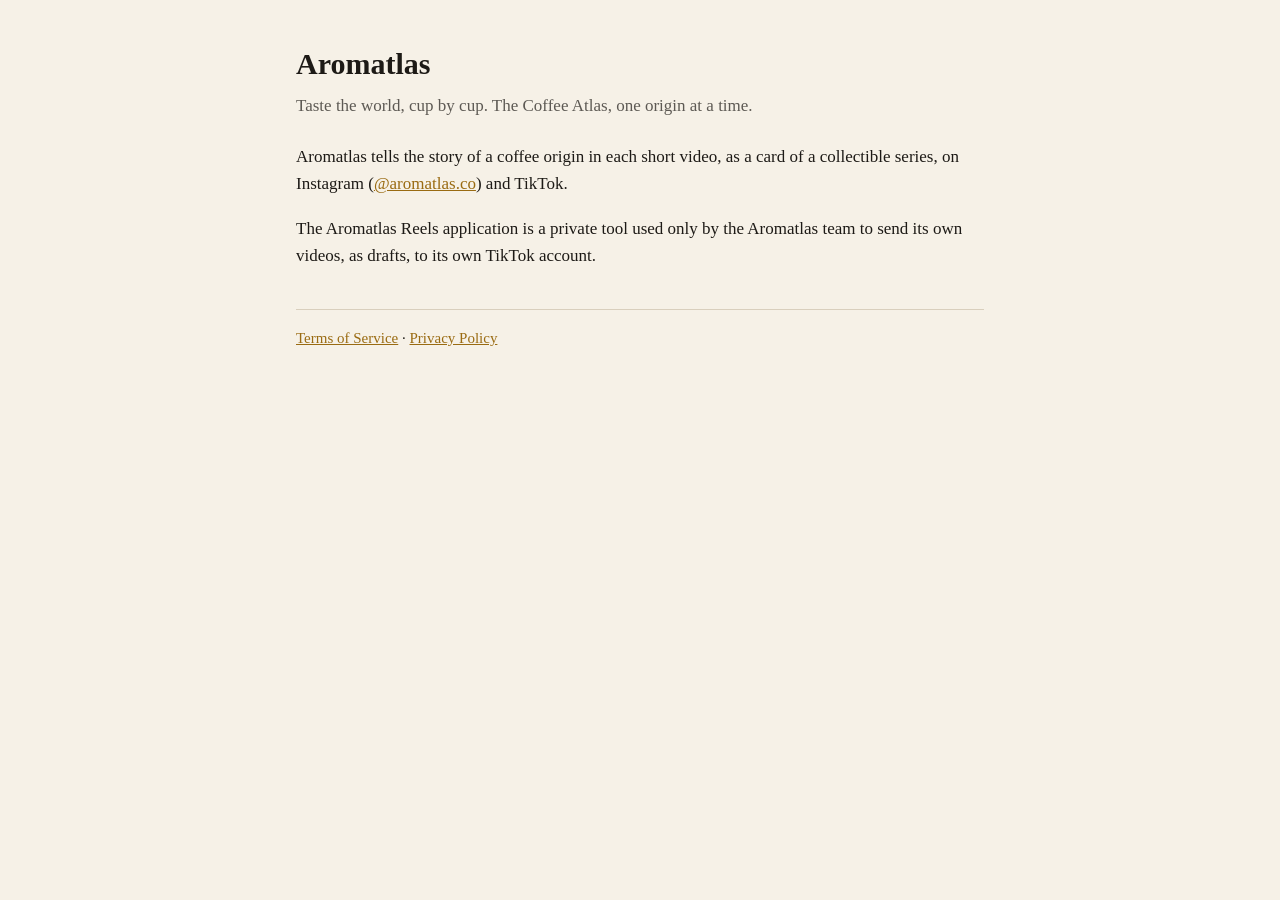
<file: index.html>
<!doctype html><html lang="en"><head><meta charset="utf-8"><meta name="viewport" content="width=device-width,initial-scale=1"><title>Aromatlas</title><link rel="stylesheet" href="style.css"></head>
<body><main><h1>Aromatlas</h1><p class="sous">Taste the world, cup by cup. The Coffee Atlas, one origin at a time.</p>
<p>Aromatlas tells the story of a coffee origin in each short video, as a card of a collectible series, on Instagram (<a href="https://www.instagram.com/aromatlas.co/">@aromatlas.co</a>) and TikTok.</p>
<p>The Aromatlas Reels application is a private tool used only by the Aromatlas team to send its own videos, as drafts, to its own TikTok account.</p>
<nav><a href="terms.html">Terms of Service</a> · <a href="privacy.html">Privacy Policy</a></nav></main></body></html>
</file>
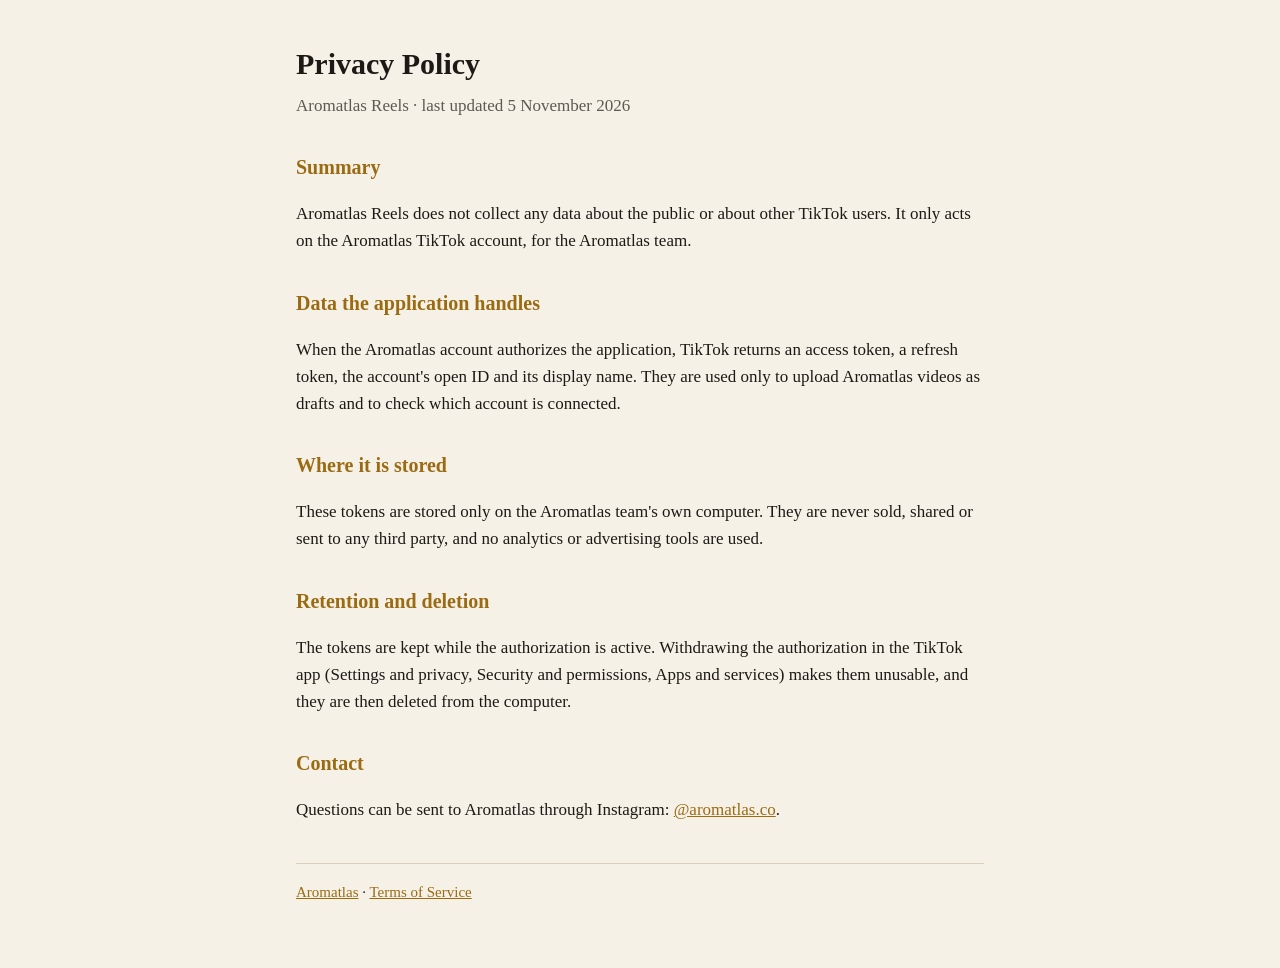
<file: privacy.html>
<!doctype html><html lang="en"><head><meta charset="utf-8"><meta name="viewport" content="width=device-width,initial-scale=1"><title>Aromatlas Privacy</title><link rel="stylesheet" href="style.css"></head>
<body><main><h1>Privacy Policy</h1><p class="sous">Aromatlas Reels · last updated 5 November 2026</p>
<h2>Summary</h2><p>Aromatlas Reels does not collect any data about the public or about other TikTok users. It only acts on the Aromatlas TikTok account, for the Aromatlas team.</p>
<h2>Data the application handles</h2><p>When the Aromatlas account authorizes the application, TikTok returns an access token, a refresh token, the account's open ID and its display name. They are used only to upload Aromatlas videos as drafts and to check which account is connected.</p>
<h2>Where it is stored</h2><p>These tokens are stored only on the Aromatlas team's own computer. They are never sold, shared or sent to any third party, and no analytics or advertising tools are used.</p>
<h2>Retention and deletion</h2><p>The tokens are kept while the authorization is active. Withdrawing the authorization in the TikTok app (Settings and privacy, Security and permissions, Apps and services) makes them unusable, and they are then deleted from the computer.</p>
<h2>Contact</h2><p>Questions can be sent to Aromatlas through Instagram: <a href="https://www.instagram.com/aromatlas.co/">@aromatlas.co</a>.</p>
<nav><a href="index.html">Aromatlas</a> · <a href="terms.html">Terms of Service</a></nav></main></body></html>
</file>
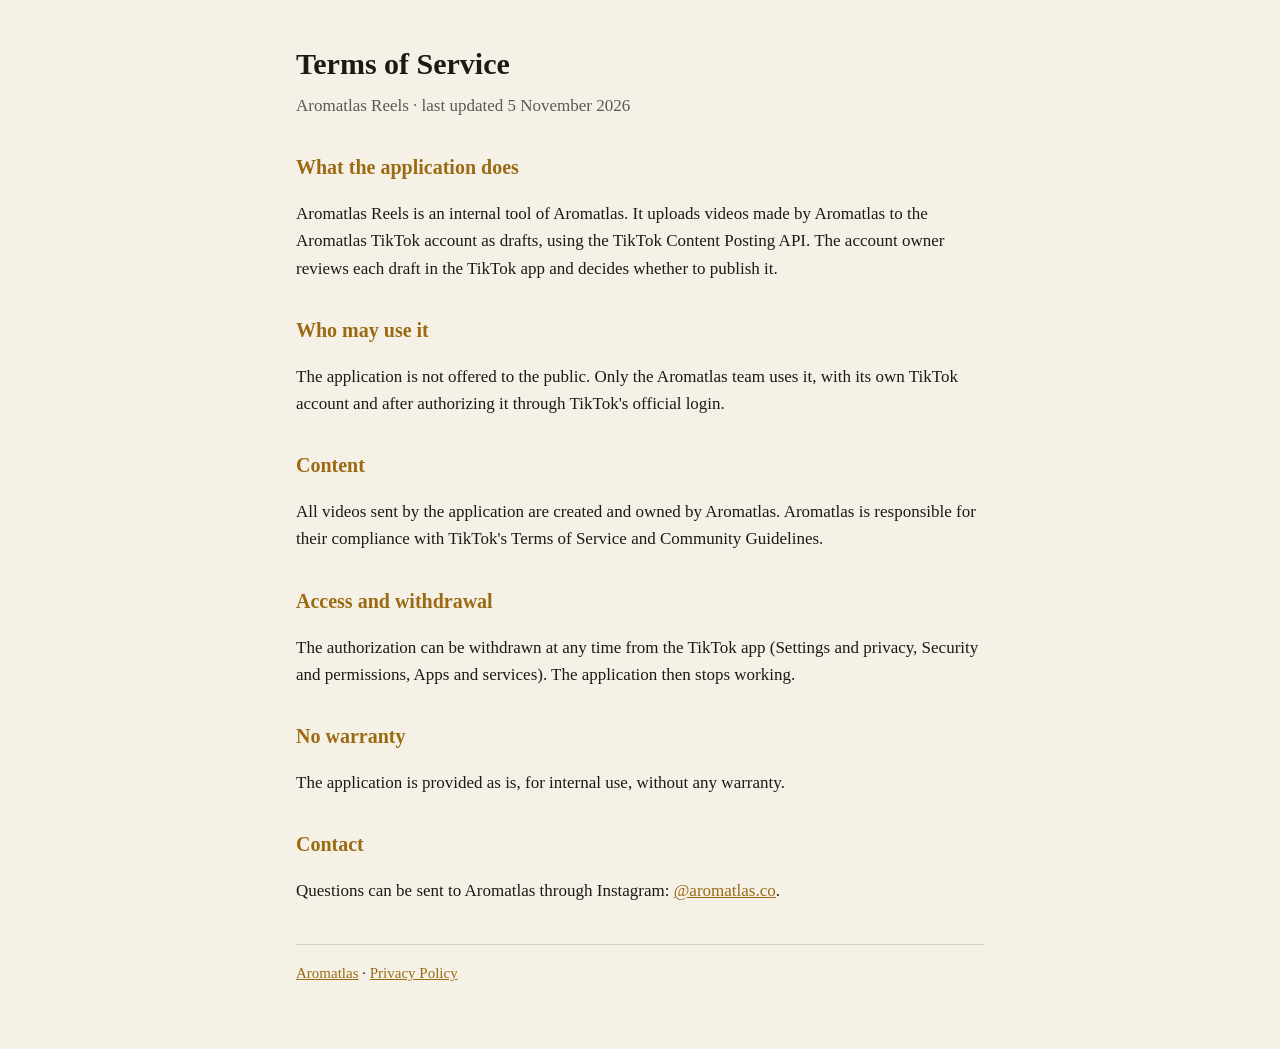
<file: terms.html>
<!doctype html><html lang="en"><head><meta charset="utf-8"><meta name="viewport" content="width=device-width,initial-scale=1"><title>Aromatlas Terms</title><link rel="stylesheet" href="style.css"></head>
<body><main><h1>Terms of Service</h1><p class="sous">Aromatlas Reels · last updated 5 November 2026</p>
<h2>What the application does</h2><p>Aromatlas Reels is an internal tool of Aromatlas. It uploads videos made by Aromatlas to the Aromatlas TikTok account as drafts, using the TikTok Content Posting API. The account owner reviews each draft in the TikTok app and decides whether to publish it.</p>
<h2>Who may use it</h2><p>The application is not offered to the public. Only the Aromatlas team uses it, with its own TikTok account and after authorizing it through TikTok's official login.</p>
<h2>Content</h2><p>All videos sent by the application are created and owned by Aromatlas. Aromatlas is responsible for their compliance with TikTok's Terms of Service and Community Guidelines.</p>
<h2>Access and withdrawal</h2><p>The authorization can be withdrawn at any time from the TikTok app (Settings and privacy, Security and permissions, Apps and services). The application then stops working.</p>
<h2>No warranty</h2><p>The application is provided as is, for internal use, without any warranty.</p>
<h2>Contact</h2><p>Questions can be sent to Aromatlas through Instagram: <a href="https://www.instagram.com/aromatlas.co/">@aromatlas.co</a>.</p>
<nav><a href="index.html">Aromatlas</a> · <a href="privacy.html">Privacy Policy</a></nav></main></body></html>
</file>
<file: style.css>
:root{--fond:#f6f1e7;--encre:#1d1a16;--or:#9a6b12;--trait:#d9cfbd}
@media (prefers-color-scheme:dark){:root{--fond:#14120f;--encre:#efe8da;--or:#e0b25a;--trait:#3a342b}}
*{box-sizing:border-box}body{margin:0;background:var(--fond);color:var(--encre);font:17px/1.6 Georgia,serif}
main{max-width:720px;margin:0 auto;padding:40px 16px 64px}h1{font-size:30px;margin:0 0 4px}h2{font-size:20px;margin:32px 0 8px;color:var(--or)}
.sous{opacity:.7;margin:0 0 24px}a{color:var(--or)}nav{border-top:1px solid var(--trait);margin-top:40px;padding-top:16px;font-size:15px}
</file>
